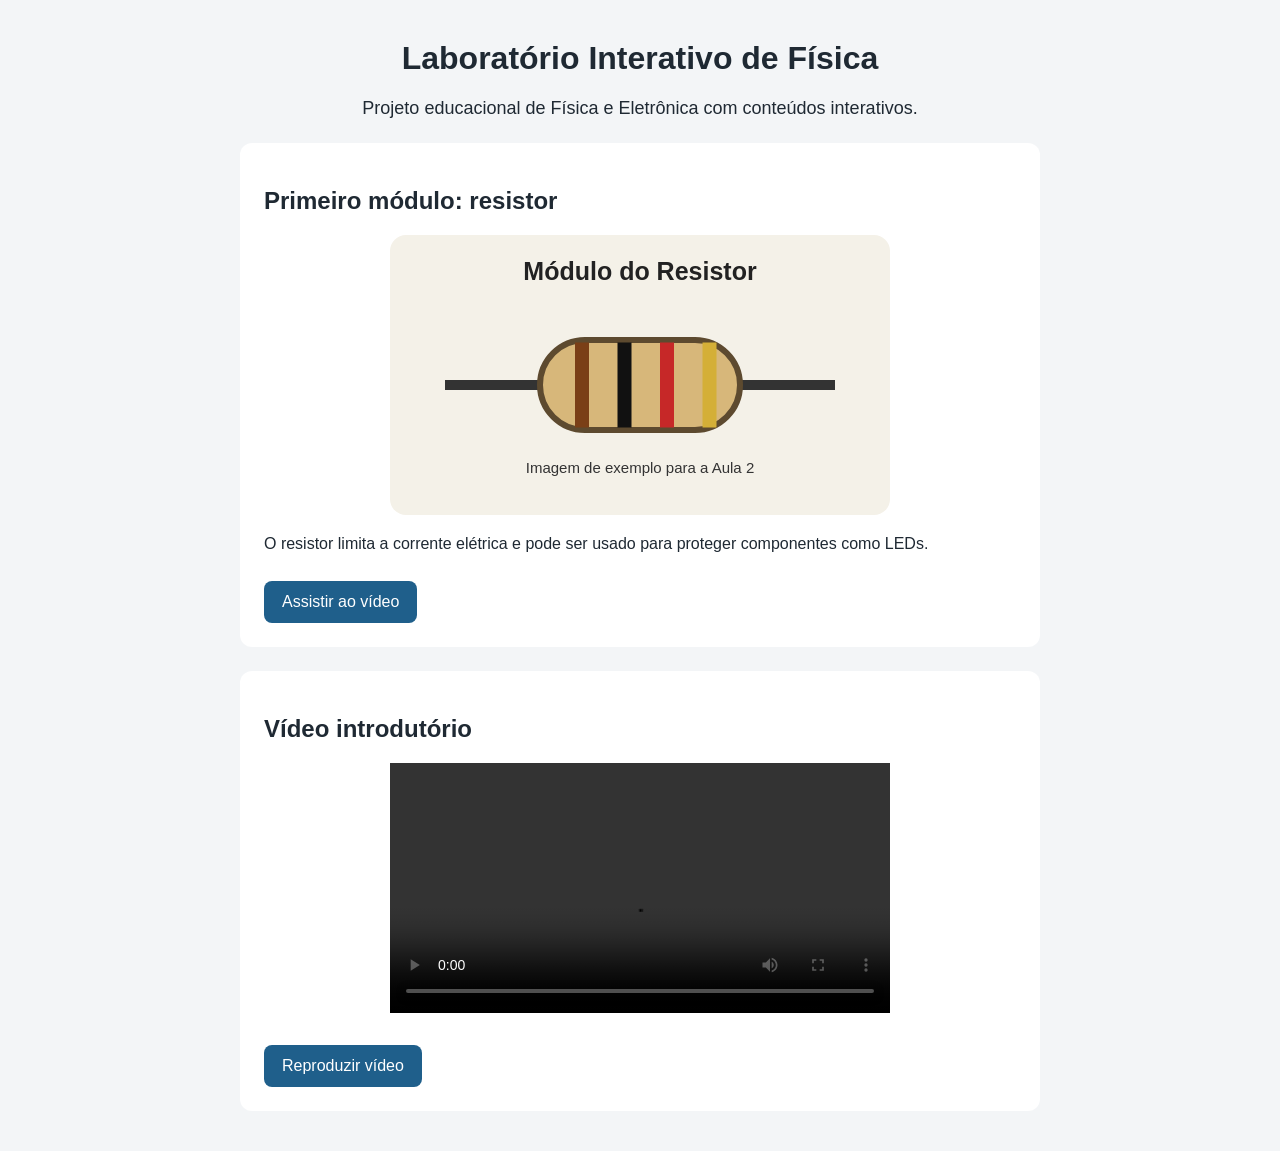
<file: index.html>
<!DOCTYPE html>
<html lang="pt-BR">

<head>
  <meta charset="UTF-8">

  <meta
    name="viewport"
    content="width=device-width, initial-scale=1.0"
  >

  <title>Laboratório Interativo de Física</title>

  <link rel="stylesheet" href="estilos/style.css">
</head>

<body>
  <main class="conteudo-principal">

    <h1>Laboratório Interativo de Física</h1>

    <p class="introducao">
      Projeto educacional de Física e Eletrônica com conteúdos interativos.
    </p>

    <section class="modulo">
      <h2>Primeiro módulo: resistor</h2>

      <img
        id="imagem-resistor"
        src="imagens/resistor-aula3.svg"
        alt="Ilustração de um resistor"
      >

      <p>
        O resistor limita a corrente elétrica e pode ser usado para proteger
        componentes como LEDs.
      </p>

      <a
        class="botao"
        href="#video-resistor"
      >
        Assistir ao vídeo
      </a>
    </section>

    <section class="modulo">
      <h2>Vídeo introdutório</h2>

      <video
        id="video-resistor"
        controls
        preload="metadata"
      >
        <source
          src="videos/resistor.mp4"
          type="video/mp4"
        >

        Seu navegador não conseguiu reproduzir o vídeo.
      </video>

      <button
        id="botao-video"
        class="botao"
        type="button"
      >
        Reproduzir vídeo
      </button>
    </section>

  </main>
    <script src="scripts/script.js"></script>
</body>

</html>
</file>
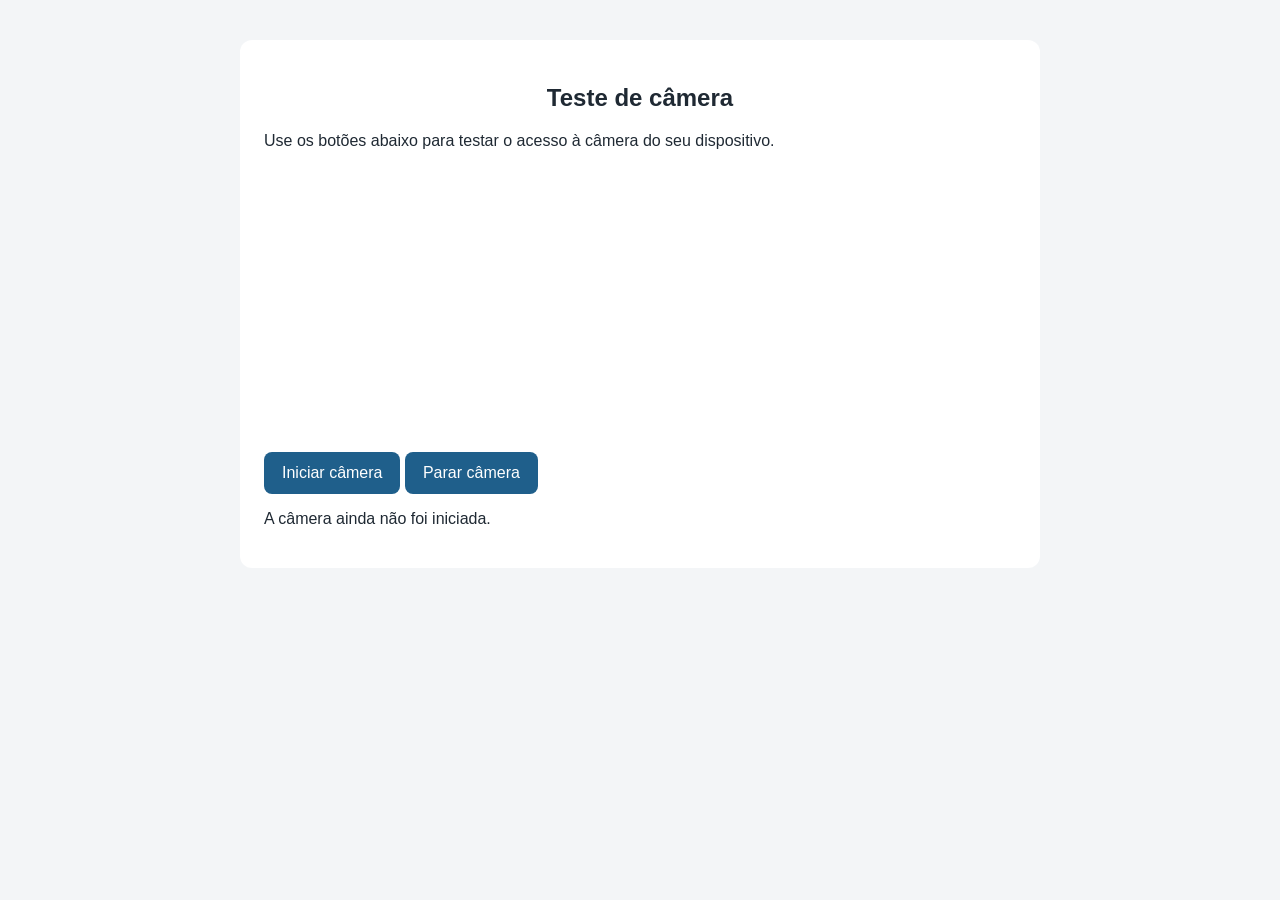
<file: camera.html>
<!DOCTYPE html>
<html lang="pt-BR">

<head>
  <meta charset="UTF-8">
  <meta
    name="viewport"
    content="width=device-width, initial-scale=1.0"
  >
  <title>Teste de câmera</title>
  <link rel="stylesheet" href="estilos/style.css">
</head>

<body>
  <main class="conteudo-principal">
    <section class="modulo">
      <h1>Teste de câmera</h1>

      <p>
        Use os botões abaixo para testar o acesso à câmera do seu dispositivo.
      </p>

      <video
        id="camera-video"
        autoplay
        muted
        playsinline
      ></video>

      <button
        id="botao-iniciar-camera"
        class="botao"
        type="button"
      >
        Iniciar câmera
      </button>

      <button
        id="botao-parar-camera"
        class="botao"
        type="button"
        disabled
      >
        Parar câmera
      </button>

      <p id="status-camera">A câmera ainda não foi iniciada.</p>
    </section>
  </main>

  <script src="scripts/camera.js"></script>
</body>

</html>
</file>
<file: estilos/style.css>
body {
  margin: 0;
  font-family: Arial, Helvetica, sans-serif;
  background-color: #f3f5f7;
  color: #1f2933;
}

.conteudo-principal {
  width: 90%;
  max-width: 800px;
  margin: 40px auto;
}

h1 {
  text-align: center;
}

.introducao {
  text-align: center;
  font-size: 18px;
}

.modulo {
  background-color: white;
  margin-top: 24px;
  padding: 24px;
  border-radius: 12px;
}

img,
video {
  display: block;
  width: 100%;
  max-width: 500px;
  margin: 20px auto;
}

.botao {
  display: inline-block;
  margin-top: 12px;
  padding: 12px 18px;
  border: none;
  border-radius: 8px;
  background-color: #1f5f8b;
  color: white;
  text-decoration: none;
  font-size: 16px;
  cursor: pointer;
}

.botao:hover {
  background-color: #17496b;
}
</file>
